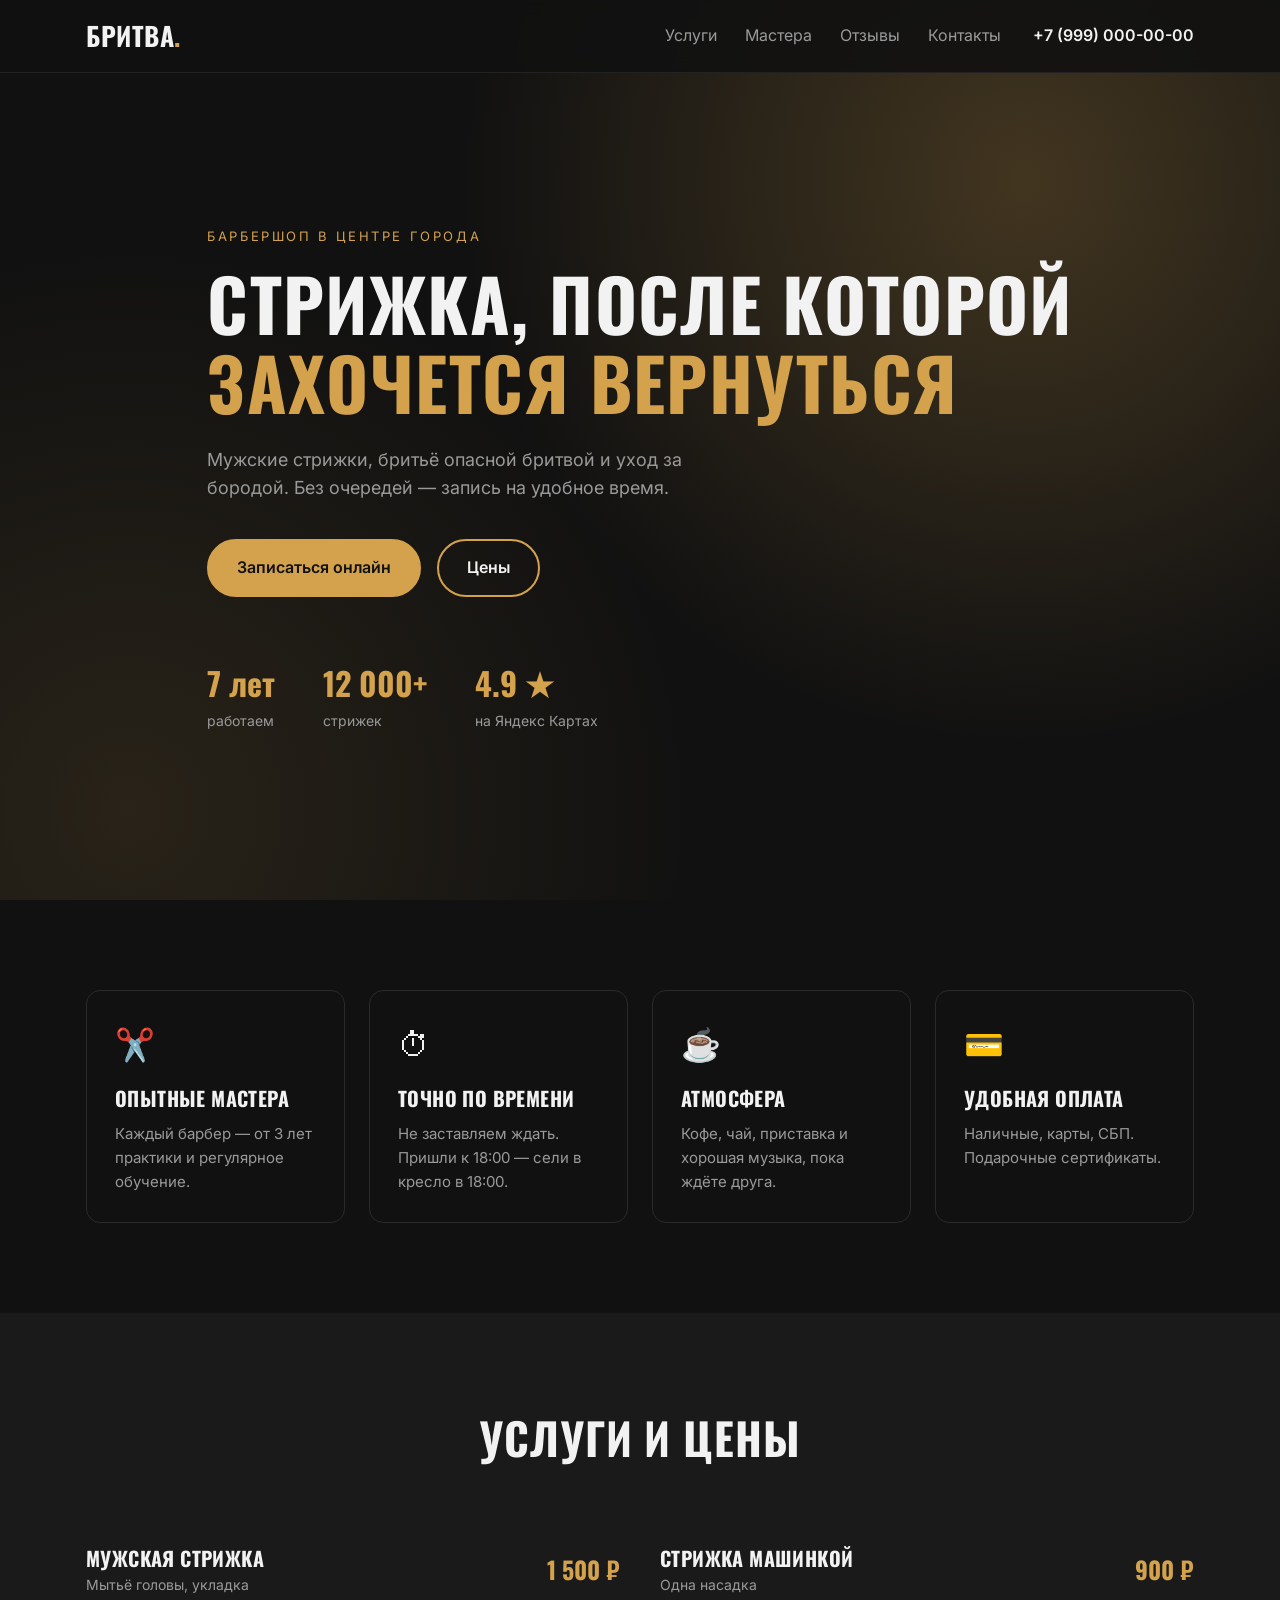
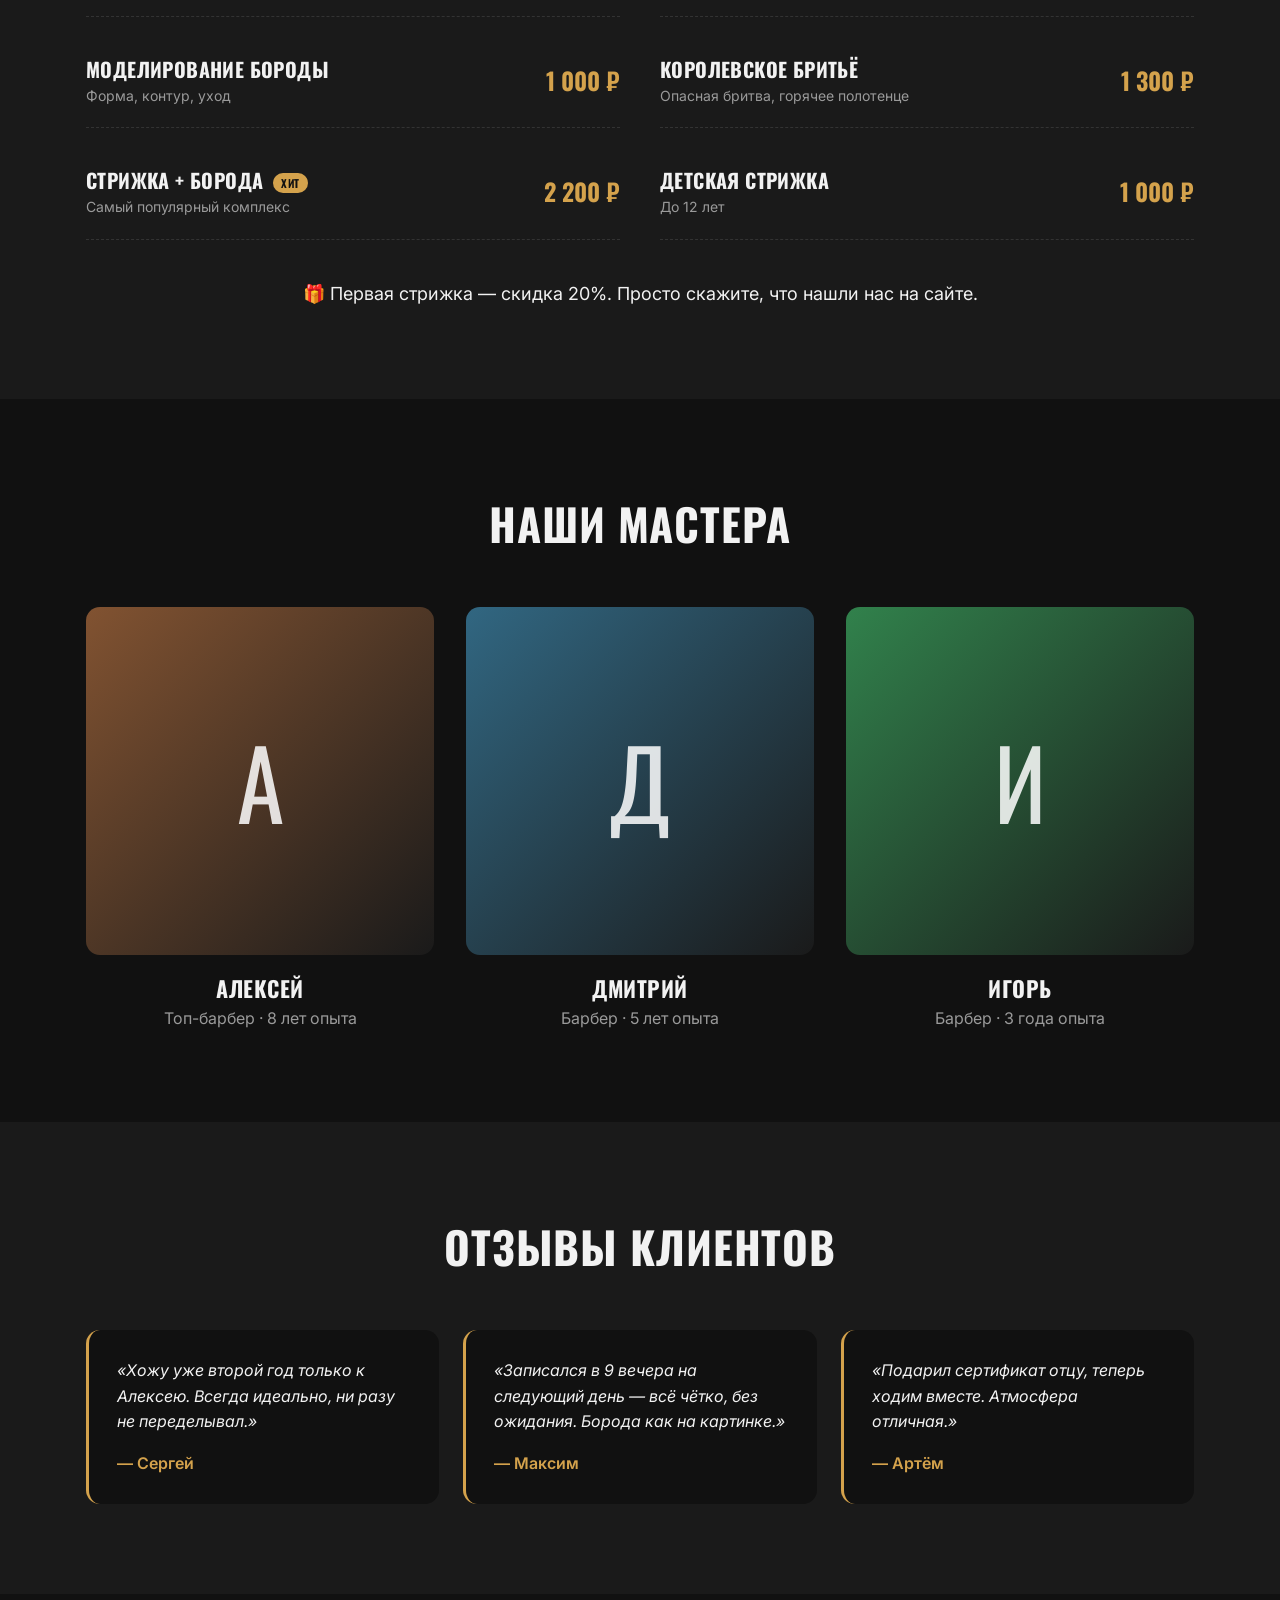
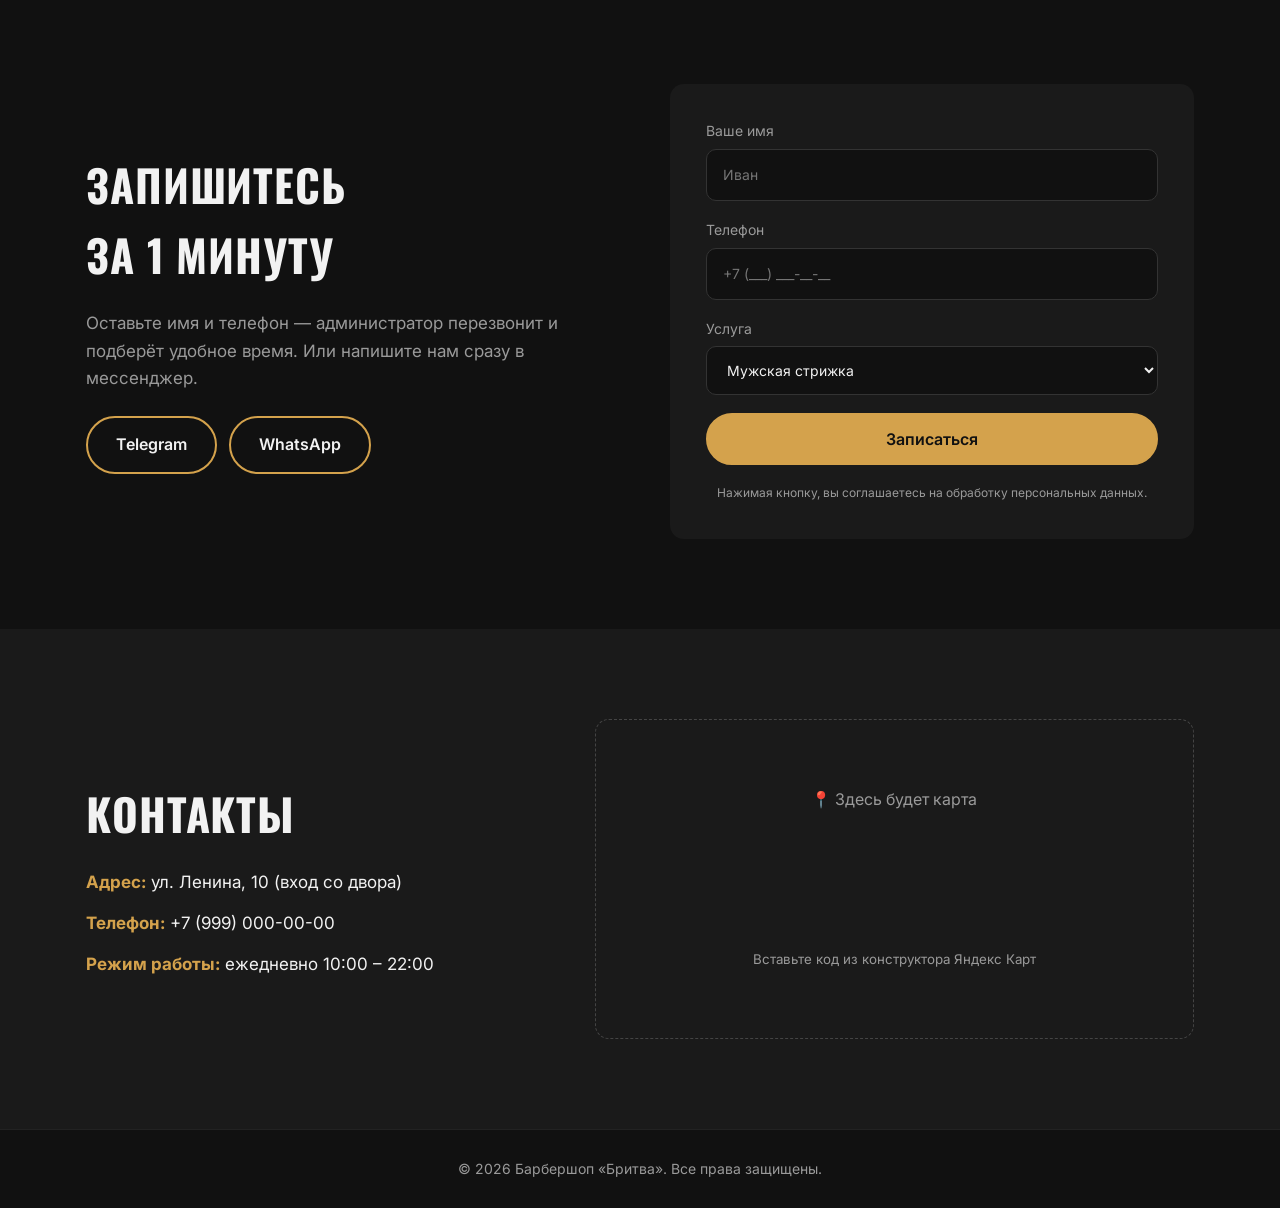
<file: index.html>
<!DOCTYPE html>
<html lang="ru">
<head>
  <meta charset="UTF-8">
  <meta name="viewport" content="width=device-width, initial-scale=1.0">
  <title>Барбершоп «Бритва» — мужские стрижки в центре города</title>
  <meta name="description" content="Мужские стрижки, бритьё и уход за бородой. Онлайн-запись за 1 минуту. Первая стрижка со скидкой 20%.">
  <link rel="preconnect" href="https://fonts.googleapis.com">
  <link rel="preconnect" href="https://fonts.gstatic.com" crossorigin>
  <link href="https://fonts.googleapis.com/css2?family=Oswald:wght@500;700&family=Inter:wght@400;500;600&display=swap" rel="stylesheet">
  <link rel="stylesheet" href="style.css">
</head>
<body>

  <!-- ===== ШАПКА ===== -->
  <header class="header">
    <div class="container header__inner">
      <a href="#" class="logo">БРИТВА<span>.</span></a>
      <!-- Мобильное меню на чистом CSS: чекбокс + label -->
      <input type="checkbox" id="menu" class="menu-toggle">
      <label for="menu" class="burger" aria-label="Открыть меню"><span></span><span></span><span></span></label>
      <nav class="nav">
        <a href="#services">Услуги</a>
        <a href="#masters">Мастера</a>
        <a href="#reviews">Отзывы</a>
        <a href="#contacts">Контакты</a>
      </nav>
      <a href="tel:+79990000000" class="header__phone">+7 (999) 000-00-00</a>
    </div>
  </header>

  <!-- ===== ПЕРВЫЙ ЭКРАН ===== -->
  <section class="hero">
    <div class="container hero__inner">
      <p class="hero__tag">Барбершоп в центре города</p>
      <h1 class="hero__title">Стрижка, после которой<br><span>захочется вернуться</span></h1>
      <p class="hero__text">Мужские стрижки, бритьё опасной бритвой и уход за бородой. Без очередей — запись на удобное время.</p>
      <div class="hero__actions">
        <a href="#booking" class="btn btn--primary">Записаться онлайн</a>
        <a href="#services" class="btn btn--ghost">Цены</a>
      </div>
      <div class="hero__stats">
        <div><b>7 лет</b><span>работаем</span></div>
        <div><b>12 000+</b><span>стрижек</span></div>
        <div><b>4.9 ★</b><span>на Яндекс Картах</span></div>
      </div>
    </div>
  </section>

  <!-- ===== ПРЕИМУЩЕСТВА ===== -->
  <section class="section">
    <div class="container features">
      <div class="feature"><div class="feature__icon">✂️</div><h3>Опытные мастера</h3><p>Каждый барбер — от 3 лет практики и регулярное обучение.</p></div>
      <div class="feature"><div class="feature__icon">⏱</div><h3>Точно по времени</h3><p>Не заставляем ждать. Пришли к 18:00 — сели в кресло в 18:00.</p></div>
      <div class="feature"><div class="feature__icon">☕</div><h3>Атмосфера</h3><p>Кофе, чай, приставка и хорошая музыка, пока ждёте друга.</p></div>
      <div class="feature"><div class="feature__icon">💳</div><h3>Удобная оплата</h3><p>Наличные, карты, СБП. Подарочные сертификаты.</p></div>
    </div>
  </section>

  <!-- ===== УСЛУГИ И ЦЕНЫ ===== -->
  <section class="section section--dark" id="services">
    <div class="container">
      <h2 class="section__title">Услуги и цены</h2>
      <div class="prices">
        <div class="price"><div><h3>Мужская стрижка</h3><p>Мытьё головы, укладка</p></div><b>1 500 ₽</b></div>
        <div class="price"><div><h3>Стрижка машинкой</h3><p>Одна насадка</p></div><b>900 ₽</b></div>
        <div class="price"><div><h3>Моделирование бороды</h3><p>Форма, контур, уход</p></div><b>1 000 ₽</b></div>
        <div class="price"><div><h3>Королевское бритьё</h3><p>Опасная бритва, горячее полотенце</p></div><b>1 300 ₽</b></div>
        <div class="price price--hit"><div><h3>Стрижка + борода</h3><p>Самый популярный комплекс</p></div><b>2 200 ₽</b></div>
        <div class="price"><div><h3>Детская стрижка</h3><p>До 12 лет</p></div><b>1 000 ₽</b></div>
      </div>
      <p class="prices__note">🎁 Первая стрижка — скидка 20%. Просто скажите, что нашли нас на сайте.</p>
    </div>
  </section>

  <!-- ===== МАСТЕРА ===== -->
  <section class="section" id="masters">
    <div class="container">
      <h2 class="section__title">Наши мастера</h2>
      <div class="masters">
        <div class="master"><div class="master__photo" style="--h:25">А</div><h3>Алексей</h3><p>Топ-барбер · 8 лет опыта</p></div>
        <div class="master"><div class="master__photo" style="--h:200">Д</div><h3>Дмитрий</h3><p>Барбер · 5 лет опыта</p></div>
        <div class="master"><div class="master__photo" style="--h:140">И</div><h3>Игорь</h3><p>Барбер · 3 года опыта</p></div>
      </div>
    </div>
  </section>

  <!-- ===== ОТЗЫВЫ ===== -->
  <section class="section section--dark" id="reviews">
    <div class="container">
      <h2 class="section__title">Отзывы клиентов</h2>
      <div class="reviews">
        <blockquote class="review"><p>«Хожу уже второй год только к Алексею. Всегда идеально, ни разу не переделывал.»</p><cite>— Сергей</cite></blockquote>
        <blockquote class="review"><p>«Записался в 9 вечера на следующий день — всё чётко, без ожидания. Борода как на картинке.»</p><cite>— Максим</cite></blockquote>
        <blockquote class="review"><p>«Подарил сертификат отцу, теперь ходим вместе. Атмосфера отличная.»</p><cite>— Артём</cite></blockquote>
      </div>
    </div>
  </section>

  <!-- ===== ЗАПИСЬ ===== -->
  <section class="section" id="booking">
    <div class="container booking">
      <div>
        <h2 class="section__title section__title--left">Запишитесь<br>за 1 минуту</h2>
        <p class="booking__text">Оставьте имя и телефон — администратор перезвонит и подберёт удобное время. Или напишите нам сразу в мессенджер.</p>
        <div class="booking__messengers">
          <a class="btn btn--ghost" href="https://t.me/username" target="_blank" rel="noopener">Telegram</a>
          <a class="btn btn--ghost" href="https://wa.me/79990000000" target="_blank" rel="noopener">WhatsApp</a>
        </div>
      </div>
      <!-- Заявки приходят на почту через formsubmit.co: замените email на почту клиента -->
      <form class="form" action="https://formsubmit.co/your@email.ru" method="POST">
        <input type="hidden" name="_subject" value="Новая заявка с сайта">
        <input type="hidden" name="_captcha" value="false">
        <label>Ваше имя<input type="text" name="name" required placeholder="Иван"></label>
        <label>Телефон<input type="tel" name="phone" required placeholder="+7 (___) ___-__-__"></label>
        <label>Услуга
          <select name="service">
            <option>Мужская стрижка</option>
            <option>Стрижка + борода</option>
            <option>Моделирование бороды</option>
            <option>Королевское бритьё</option>
            <option>Другое</option>
          </select>
        </label>
        <button type="submit" class="btn btn--primary btn--full">Записаться</button>
        <p class="form__hint">Нажимая кнопку, вы соглашаетесь на обработку персональных данных.</p>
      </form>
    </div>
  </section>

  <!-- ===== КОНТАКТЫ ===== -->
  <section class="section section--dark" id="contacts">
    <div class="container contacts">
      <div>
        <h2 class="section__title section__title--left">Контакты</h2>
        <ul class="contacts__list">
          <li><b>Адрес:</b> ул. Ленина, 10 (вход со двора)</li>
          <li><b>Телефон:</b> <a href="tel:+79990000000">+7 (999) 000-00-00</a></li>
          <li><b>Режим работы:</b> ежедневно 10:00 – 22:00</li>
        </ul>
      </div>
      <!-- Сюда вставляется карта из конструктора Яндекс Карт: yandex.ru/map-constructor -->
      <div class="map">📍 Здесь будет карта<br><small>Вставьте код из конструктора Яндекс Карт</small></div>
    </div>
  </section>

  <footer class="footer">
    <div class="container">© 2026 Барбершоп «Бритва». Все права защищены.</div>
  </footer>

</body>
</html>
</file>
<file: style.css>
/* ====== ЦВЕТА САЙТА — меняйте здесь под клиента ====== */
:root {
  --accent: #d4a24c;      /* основной цвет (кнопки, акценты) */
  --accent-dark: #b8862f;
  --bg: #111111;          /* фон */
  --bg-2: #1a1a1a;        /* фон тёмных секций */
  --text: #f2f2f2;
  --muted: #9a9a9a;
  --radius: 14px;
}

* { box-sizing: border-box; margin: 0; padding: 0; }
html { scroll-behavior: smooth; }
body { font-family: 'Inter', sans-serif; background: var(--bg); color: var(--text); line-height: 1.6; }
a { color: inherit; text-decoration: none; }
h1, h2, h3, .logo { font-family: 'Oswald', sans-serif; text-transform: uppercase; letter-spacing: .02em; }

.container { max-width: 1140px; margin: 0 auto; padding: 0 16px; }

/* ===== Кнопки ===== */
.btn { display: inline-block; padding: 14px 28px; border-radius: 999px; font-weight: 600; border: 2px solid var(--accent); cursor: pointer; transition: .2s; font-size: 16px; font-family: inherit; text-align: center; }
.btn--primary { background: var(--accent); color: #111; }
.btn--primary:hover { background: var(--accent-dark); border-color: var(--accent-dark); }
.btn--ghost { background: transparent; color: var(--text); }
.btn--ghost:hover { background: var(--accent); color: #111; }
.btn--full { width: 100%; }

/* ===== Шапка ===== */
.header { position: fixed; inset: 0 0 auto 0; z-index: 10; background: rgba(17,17,17,.9); backdrop-filter: blur(8px); border-bottom: 1px solid #222; }
.header__inner { display: flex; align-items: center; gap: 32px; height: 72px; }
.logo { font-size: 26px; font-weight: 700; }
.logo span { color: var(--accent); }
.nav { display: flex; gap: 28px; margin-left: auto; }
.nav a { color: var(--muted); transition: .2s; }
.nav a:hover { color: var(--accent); }
.header__phone { font-weight: 600; }
.menu-toggle { display: none; }
.burger { display: none; cursor: pointer; flex-direction: column; gap: 5px; padding: 8px 0; }
.burger span { width: 26px; height: 2px; background: var(--text); }

/* ===== Первый экран ===== */
.hero {
  min-height: 100vh; display: flex; align-items: center; padding: 120px 0 60px;
  background:
    radial-gradient(circle at 80% 20%, rgba(212,162,76,.25), transparent 45%),
    radial-gradient(circle at 10% 90%, rgba(212,162,76,.12), transparent 40%),
    var(--bg);
}
.hero__tag { color: var(--accent); text-transform: uppercase; letter-spacing: .2em; font-size: 13px; margin-bottom: 16px; }
.hero__title { font-size: clamp(36px, 6vw, 72px); line-height: 1.1; margin-bottom: 24px; }
.hero__title span { color: var(--accent); }
.hero__text { max-width: 540px; color: var(--muted); font-size: 18px; margin-bottom: 36px; }
.hero__actions { display: flex; gap: 16px; flex-wrap: wrap; margin-bottom: 60px; }
.hero__stats { display: flex; gap: 48px; flex-wrap: wrap; }
.hero__stats b { display: block; font-family: 'Oswald', sans-serif; font-size: 32px; color: var(--accent); }
.hero__stats span { color: var(--muted); font-size: 14px; }

/* ===== Секции ===== */
.section { padding: 90px 0; }
.section--dark { background: var(--bg-2); }
.section__title { font-size: clamp(30px, 4vw, 44px); text-align: center; margin-bottom: 48px; }
.section__title--left { text-align: left; margin-bottom: 20px; }

.features { display: grid; grid-template-columns: repeat(4, 1fr); gap: 24px; }
.feature { padding: 28px; border: 1px solid #2a2a2a; border-radius: var(--radius); transition: .3s; }
.feature:hover { border-color: var(--accent); transform: translateY(-4px); }
.feature__icon { font-size: 32px; margin-bottom: 12px; }
.feature h3 { font-size: 20px; margin-bottom: 8px; }
.feature p { color: var(--muted); font-size: 15px; }

.prices { display: grid; grid-template-columns: 1fr 1fr; gap: 16px 40px; }
.price { display: flex; justify-content: space-between; align-items: center; gap: 16px; padding: 20px 0; border-bottom: 1px dashed #333; }
.price h3 { font-size: 20px; }
.price p { color: var(--muted); font-size: 14px; }
.price b { font-family: 'Oswald', sans-serif; font-size: 24px; color: var(--accent); white-space: nowrap; }
.price--hit h3::after { content: 'ХИТ'; font-size: 11px; background: var(--accent); color: #111; padding: 2px 8px; border-radius: 999px; margin-left: 10px; vertical-align: middle; }
.prices__note { text-align: center; margin-top: 40px; font-size: 18px; }

.masters { display: grid; grid-template-columns: repeat(3, 1fr); gap: 32px; text-align: center; }
.master__photo {
  aspect-ratio: 1; border-radius: var(--radius); margin-bottom: 16px;
  display: grid; place-items: center; font-family: 'Oswald', sans-serif; font-size: 96px; color: rgba(255,255,255,.85);
  background: linear-gradient(135deg, hsl(var(--h) 45% 35%), #1a1a1a);
  background-size: cover; background-position: center;
}
.master h3 { font-size: 22px; }
.master p { color: var(--muted); }

.reviews { display: grid; grid-template-columns: repeat(3, 1fr); gap: 24px; }
.review { background: var(--bg); padding: 28px; border-radius: var(--radius); border-left: 3px solid var(--accent); }
.review p { margin-bottom: 16px; font-style: italic; }
.review cite { color: var(--accent); font-style: normal; font-weight: 600; }

.booking { display: grid; grid-template-columns: 1fr 1fr; gap: 60px; align-items: center; }
.booking__text { color: var(--muted); margin-bottom: 24px; font-size: 17px; }
.booking__messengers { display: flex; gap: 12px; flex-wrap: wrap; }
.form { background: var(--bg-2); padding: 36px; border-radius: var(--radius); display: grid; gap: 18px; }
.form label { display: grid; gap: 6px; font-size: 14px; color: var(--muted); }
.form input, .form select { padding: 14px 16px; border-radius: 10px; border: 1px solid #333; background: var(--bg); color: var(--text); font: inherit; }
.form input:focus, .form select:focus { outline: none; border-color: var(--accent); }
.form__hint { font-size: 12px; color: var(--muted); text-align: center; }

.contacts { display: grid; grid-template-columns: 1fr 1.3fr; gap: 48px; align-items: center; }
.contacts__list { list-style: none; display: grid; gap: 14px; font-size: 17px; }
.contacts__list b { color: var(--accent); }
.map { min-height: 320px; border-radius: var(--radius); border: 1px dashed #444; display: grid; place-items: center; text-align: center; color: var(--muted); }
.map iframe { width: 100%; height: 100%; min-height: 320px; border: 0; border-radius: var(--radius); }

.footer { padding: 28px 0; text-align: center; color: var(--muted); font-size: 14px; border-top: 1px solid #222; }

/* ===== Анимация появления первого экрана (чистый CSS) ===== */
@keyframes fadeUp { from { opacity: 0; transform: translateY(30px); } to { opacity: 1; transform: none; } }
.hero__inner > * { animation: fadeUp .8s ease both; }
.hero__inner > *:nth-child(2) { animation-delay: .15s; }
.hero__inner > *:nth-child(3) { animation-delay: .3s; }
.hero__inner > *:nth-child(4) { animation-delay: .45s; }
.hero__inner > *:nth-child(5) { animation-delay: .6s; }

/* ===== Адаптив (телефоны и планшеты) ===== */
@media (max-width: 900px) {
  .features { grid-template-columns: 1fr 1fr; }
  .prices, .booking, .contacts, .reviews { grid-template-columns: 1fr; }
  .masters { grid-template-columns: 1fr 1fr; }
  .header__phone { display: none; }
  .burger { display: flex; margin-left: auto; }
  .nav { position: fixed; top: 72px; left: 0; right: 0; flex-direction: column; gap: 0; background: var(--bg); padding: 8px 16px 16px; transform: translateY(-150%); transition: .3s; }
  .menu-toggle:checked ~ .nav { transform: none; }
  .nav a { padding: 14px 0; border-bottom: 1px solid #222; }
}
@media (max-width: 560px) {
  .features, .masters { grid-template-columns: 1fr; }
  .section { padding: 64px 0; }
  .hero__stats { gap: 28px; }
  .form { padding: 24px; }
}
</file>
